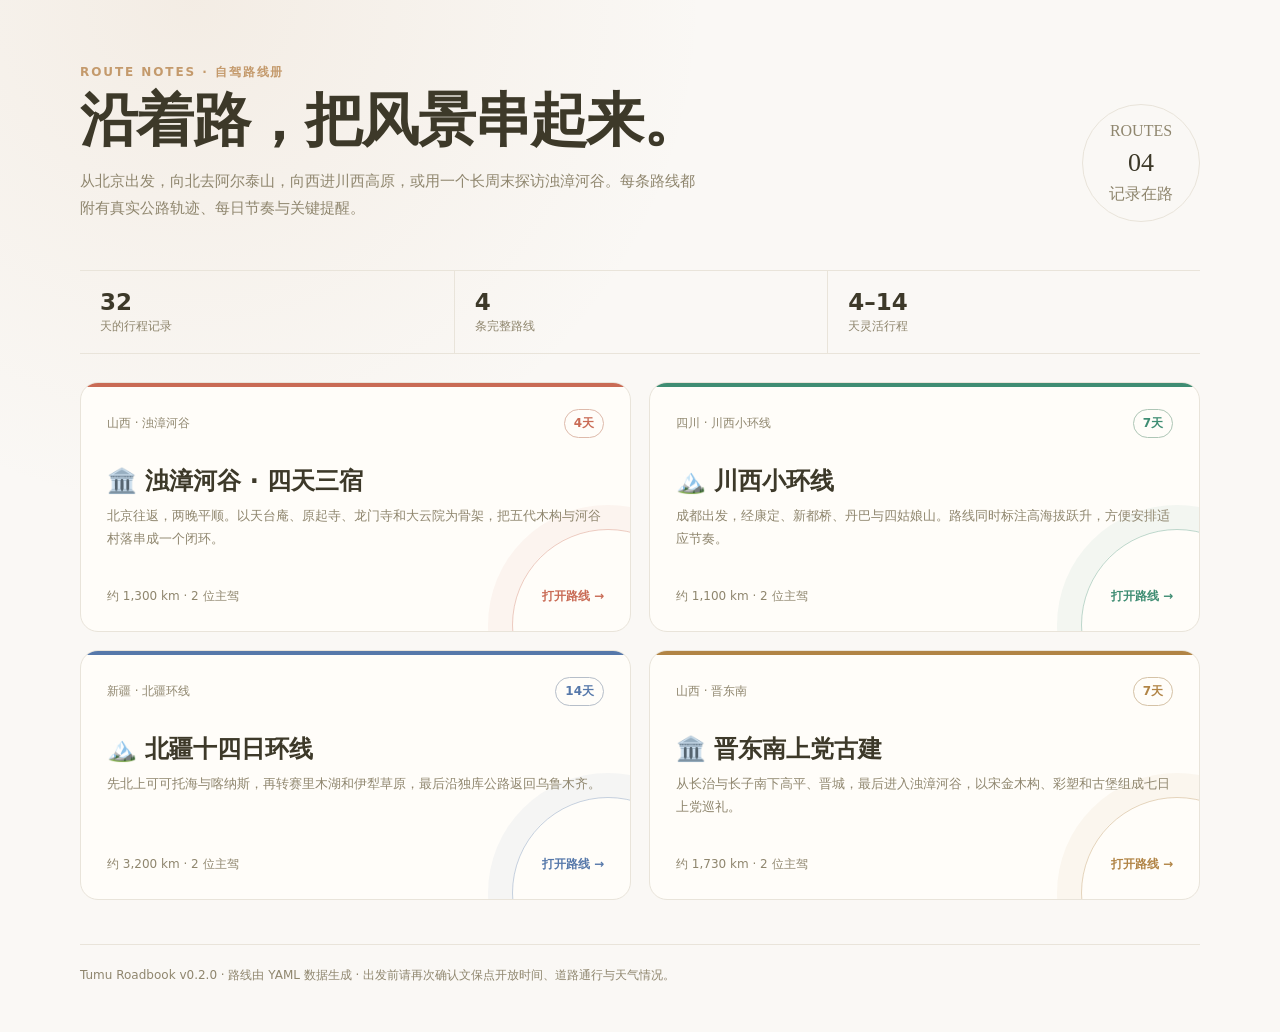
<file: docs/index.html>
<!doctype html>
<html lang="zh-CN">
<head>
  <meta charset="utf-8">
  <meta name="viewport" content="width=device-width, initial-scale=1">
  <meta name="description" content="YAML 驱动的自驾路线图集合">
  <title>自驾路线册</title>
  <style>
    :root {
      --paper: #faf8f5;
      --ink: #3d3929;
      --muted: #8f866e;
      --line: #e9e4da;
      --card: #fffdf9;
      --accent: #c49a6c;
    }
    * { box-sizing: border-box; }
    body {
      margin: 0;
      min-height: 100vh;
      color: var(--ink);
      background:
        radial-gradient(circle at 15% 0%, rgba(196,154,108,.12), transparent 32rem),
        var(--paper);
      font-family: "Noto Sans SC", "PingFang SC", "Hiragino Sans GB", system-ui, sans-serif;
    }
    .shell { width: min(1120px, calc(100% - 40px)); margin: 0 auto; padding: 64px 0 48px; }
    header { display: grid; grid-template-columns: 1fr auto; align-items: end; gap: 24px; margin-bottom: 48px; }
    .eyebrow { margin: 0 0 10px; color: var(--accent); font-size: 12px; font-weight: 700; letter-spacing: .16em; }
    h1 { margin: 0; font-family: Georgia, "Songti SC", serif; font-size: clamp(34px, 6vw, 58px); line-height: 1.05; letter-spacing: -.03em; }
    .intro { max-width: 620px; margin: 16px 0 0; color: var(--muted); font-size: 15px; line-height: 1.8; }
    .stamp {
      width: 118px; height: 118px; border: 1px solid var(--line); border-radius: 50%;
      display: grid; place-content: center; text-align: center; color: var(--muted);
      font-family: Georgia, "Songti SC", serif; line-height: 1.5;
    }
    .stamp strong { display: block; color: var(--ink); font-size: 26px; font-weight: 500; }
    .stats { display: grid; grid-template-columns: repeat(3, 1fr); gap: 1px; margin-bottom: 28px; border-block: 1px solid var(--line); }
    .stat { padding: 18px 20px; }
    .stat + .stat { border-left: 1px solid var(--line); }
    .stat strong { display: block; font-size: 23px; font-weight: 600; }
    .stat span { color: var(--muted); font-size: 12px; }
    .grid { display: grid; grid-template-columns: repeat(2, minmax(0, 1fr)); gap: 18px; }
    .trip {
      position: relative; display: flex; min-height: 250px; flex-direction: column;
      padding: 26px; overflow: hidden; color: inherit; text-decoration: none;
      background: var(--card); border: 1px solid var(--line); border-radius: 18px;
      transition: transform .2s ease, box-shadow .2s ease, border-color .2s ease;
    }
    .trip::before { content: ""; position: absolute; inset: 0 0 auto; height: 4px; background: var(--trip-color); }
    .trip::after {
      content: ""; position: absolute; width: 190px; height: 190px; right: -74px; bottom: -90px;
      border: 1px solid color-mix(in srgb, var(--trip-color) 35%, transparent);
      border-radius: 50%; box-shadow: 0 0 0 24px color-mix(in srgb, var(--trip-color) 6%, transparent);
    }
    .trip:hover { transform: translateY(-4px); border-color: #d8cfbf; box-shadow: 0 16px 40px rgba(61,57,41,.09); }
    .trip:focus-visible { outline: 3px solid color-mix(in srgb, var(--trip-color) 45%, transparent); outline-offset: 3px; }
    .meta { display: flex; justify-content: space-between; align-items: center; color: var(--muted); font-size: 12px; }
    .tag { padding: 5px 9px; border: 1px solid color-mix(in srgb, var(--trip-color) 35%, var(--line)); border-radius: 999px; color: var(--trip-color); font-weight: 600; }
    .trip h2 { position: relative; z-index: 1; margin: 28px 0 8px; font-size: 24px; line-height: 1.3; }
    .trip p { position: relative; z-index: 1; margin: 0; color: var(--muted); font-size: 13px; line-height: 1.75; }
    .foot { position: relative; z-index: 1; display: flex; justify-content: space-between; gap: 16px; margin-top: auto; padding-top: 30px; font-size: 12px; color: var(--muted); }
    .open { color: var(--trip-color); font-weight: 700; }
    footer { margin-top: 44px; padding-top: 22px; border-top: 1px solid var(--line); color: var(--muted); font-size: 12px; }
    @media (max-width: 720px) {
      .shell { width: min(100% - 28px, 620px); padding-top: 38px; }
      header { grid-template-columns: 1fr; }
      .stamp { display: none; }
      .grid { grid-template-columns: 1fr; }
      .trip { min-height: 230px; padding: 22px; }
    }
    @media (prefers-reduced-motion: reduce) {
      .trip { transition: none; }
    }
  </style>
</head>
<body>
  <main class="shell">
    <header>
      <div>
        <p class="eyebrow">ROUTE NOTES · 自驾路线册</p>
        <h1>沿着路，把风景串起来。</h1>
        <p class="intro">从北京出发，向北去阿尔泰山，向西进川西高原，或用一个长周末探访浊漳河谷。每条路线都附有真实公路轨迹、每日节奏与关键提醒。</p>
      </div>
      <div class="stamp" aria-label="四条路线">
        <span>ROUTES</span>
        <strong>04</strong>
        <span>记录在路</span>
      </div>
    </header>

    <section class="stats" aria-label="路线册统计">
      <div class="stat"><strong>32</strong><span>天的行程记录</span></div>
      <div class="stat"><strong>4</strong><span>条完整路线</span></div>
      <div class="stat"><strong>4–14</strong><span>天灵活行程</span></div>
    </section>

    <section class="grid" aria-label="路线列表">
      <a class="trip" href="zhuozhang-4d.html" style="--trip-color:#c96b55">
        <div class="meta"><span>山西 · 浊漳河谷</span><span class="tag">4天</span></div>
        <h2>🏛️ 浊漳河谷 · 四天三宿</h2>
        <p>北京往返，两晚平顺。以天台庵、原起寺、龙门寺和大云院为骨架，把五代木构与河谷村落串成一个闭环。</p>
        <div class="foot"><span>约 1,300 km · 2 位主驾</span><span class="open">打开路线 →</span></div>
      </a>

      <a class="trip" href="川西.html" style="--trip-color:#3f8d73">
        <div class="meta"><span>四川 · 川西小环线</span><span class="tag">7天</span></div>
        <h2>🏔️ 川西小环线</h2>
        <p>成都出发，经康定、新都桥、丹巴与四姑娘山。路线同时标注高海拔跃升，方便安排适应节奏。</p>
        <div class="foot"><span>约 1,100 km · 2 位主驾</span><span class="open">打开路线 →</span></div>
      </a>

      <a class="trip" href="north-xinjiang-14d.html" style="--trip-color:#5678aa">
        <div class="meta"><span>新疆 · 北疆环线</span><span class="tag">14天</span></div>
        <h2>🏔️ 北疆十四日环线</h2>
        <p>先北上可可托海与喀纳斯，再转赛里木湖和伊犁草原，最后沿独库公路返回乌鲁木齐。</p>
        <div class="foot"><span>约 3,200 km · 2 位主驾</span><span class="open">打开路线 →</span></div>
      </a>

      <a class="trip" href="southeast-shanxi-7d.html" style="--trip-color:#b18445">
        <div class="meta"><span>山西 · 晋东南</span><span class="tag">7天</span></div>
        <h2>🏛️ 晋东南上党古建</h2>
        <p>从长治与长子南下高平、晋城，最后进入浊漳河谷，以宋金木构、彩塑和古堡组成七日上党巡礼。</p>
        <div class="foot"><span>约 1,730 km · 2 位主驾</span><span class="open">打开路线 →</span></div>
      </a>
    </section>

    <footer>Tumu Roadbook v0.2.0 · 路线由 YAML 数据生成 · 出发前请再次确认文保点开放时间、道路通行与天气情况。</footer>
  </main>
</body>
</html>
</file>
